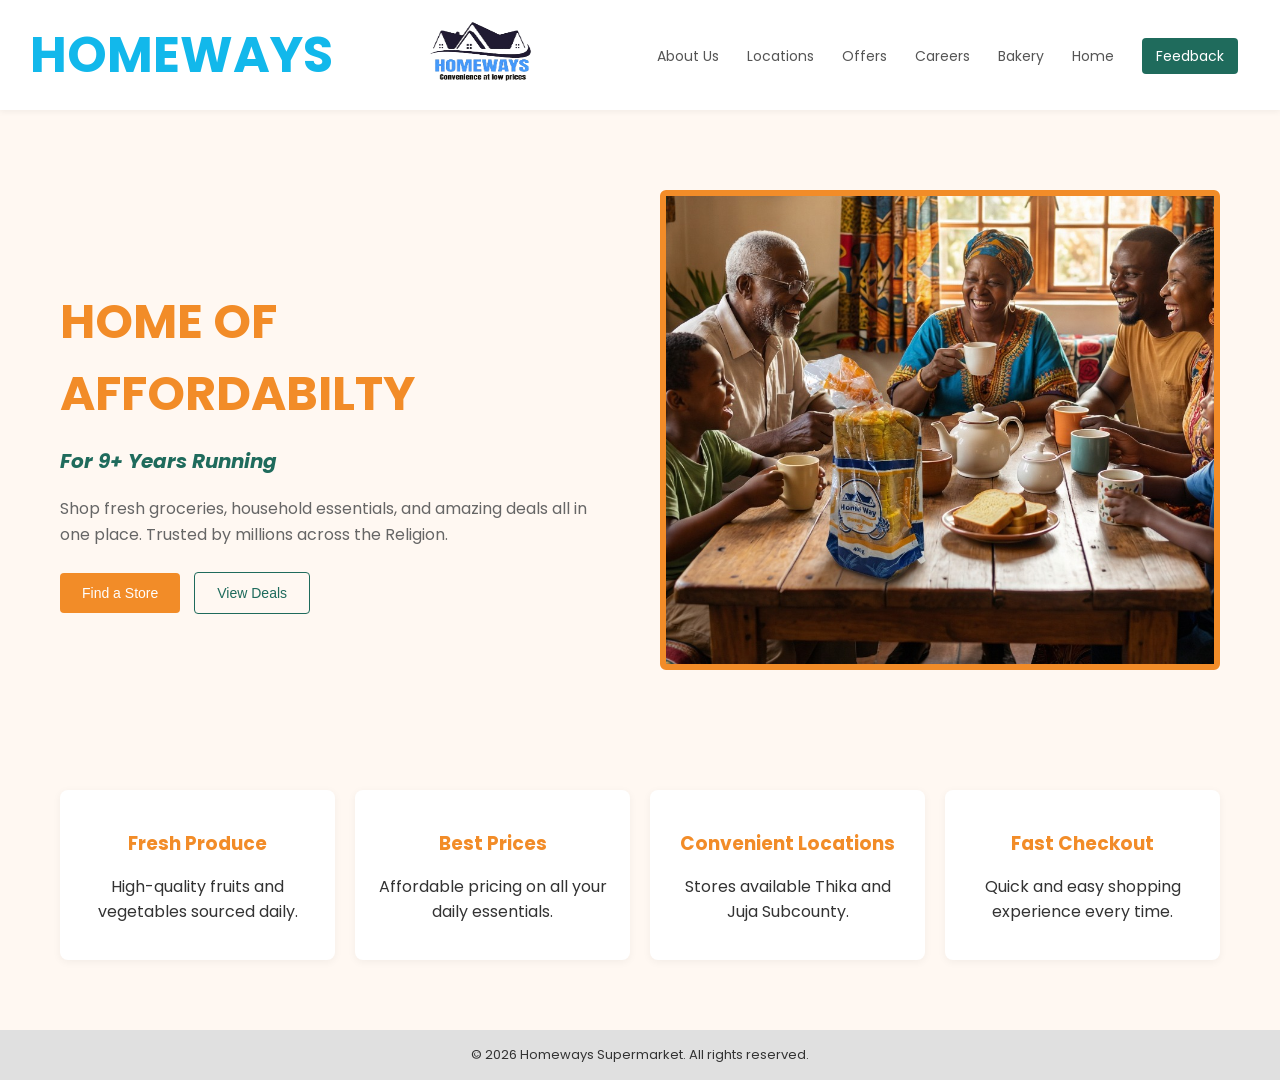
<file: index.html>
<!DOCTYPE html>
<html lang="en">
<head>
  <meta charset="UTF-8">
  <meta name="viewport" content="width=device-width, initial-scale=1.0">
  <title>HOMEWAY SUPERMARKET</title>

  <!-- Google Font -->
  <link href="https://fonts.googleapis.com/css2?family=Poppins:wght@300;400;600;700&display=swap" rel="stylesheet">
<link rel="stylesheet" href="styles.css">
</head>

<body>

<header>
  <div class="logo">HOMEWAYS</div>
    <div class="logo">
    <img src="logo.png" alt="Supermarket Logo">
      </div>
  <nav>
    <a href="about.html" class="index">About Us</a>
    <a href="location.html"class="locations">Locations</a>
    <a href="offers.html"class="offers">Offers</a>
    <a href="career.html"class="careers">Careers</a>
    <a href="Bakery.html"class="bakery">Bakery</a>
    <a href="index.html" class="index">Home</a>
    <a href="feed.html" class="feedback">Feedback</a>
    
  </nav>
</header>

<section class="hero">
  <div class="hero-text">
    <h1>HOME OF AFFORDABILTY</h1>
    <h2>For 9+ Years Running</h2>
    <p>
      Shop fresh groceries, household essentials, and amazing deals all in one place. Trusted by millions across the Religion.
    </p>

   <div class="buttons">
  <button class="btn btn-primary" onclick="window.location.href='location.html'">
    Find a Store
  </button>

  <button class="btn btn-outline" onclick="window.location.href='offers.html'">
    View Deals
  </button>
</div>
  </div>

  <div class="hero-image">
    <img src="1.jpg" alt="Girl in a jacket">
    <img src="2.jpg" alt="Girl in a jacket">
    <img src="3.jpg" alt="Girl in a jacket">
    <img src="4.jpg" alt="Girl in a jacket">
    <img src="5.jpg" alt="Girl in a jacket">
    <img src="6.jpg" alt="Girl in a jacket">
    <img src="7.jpg" alt="Girl in a jacket">
  </div>
</section>

<section class="features">
  <div class="feature">
    <h3>Fresh Produce</h3>
    <p>High-quality fruits and vegetables sourced daily.</p>
  </div>

  <div class="feature">
    <h3>Best Prices</h3>
    <p>Affordable pricing on all your daily essentials.</p>
  </div>

  <div class="feature">
    <h3>Convenient Locations</h3>
    <p>Stores available Thika and Juja Subcounty.</p>
  </div>

  <div class="feature">
    <h3>Fast Checkout</h3>
    <p>Quick and easy shopping experience every time.</p>
  </div>
</section>

<footer>
  © 2026 Homeways Supermarket. All rights reserved.
</footer>

<script>
  function findStore() {
    alert("Opening store locator...");
  }

  function viewDeals() {
    alert("Showing latest deals...");
  }
</script>

</body>
</html>
<script>
  const images = document.querySelectorAll(".hero-image img");
  let index = 0;

  function showImage() {
    images.forEach(img => img.classList.remove("active"));
    images[index].classList.add("active");
    index = (index + 1) % images.length;
  }

  showImage();
  setInterval(showImage, 3000);
</script>
</file>
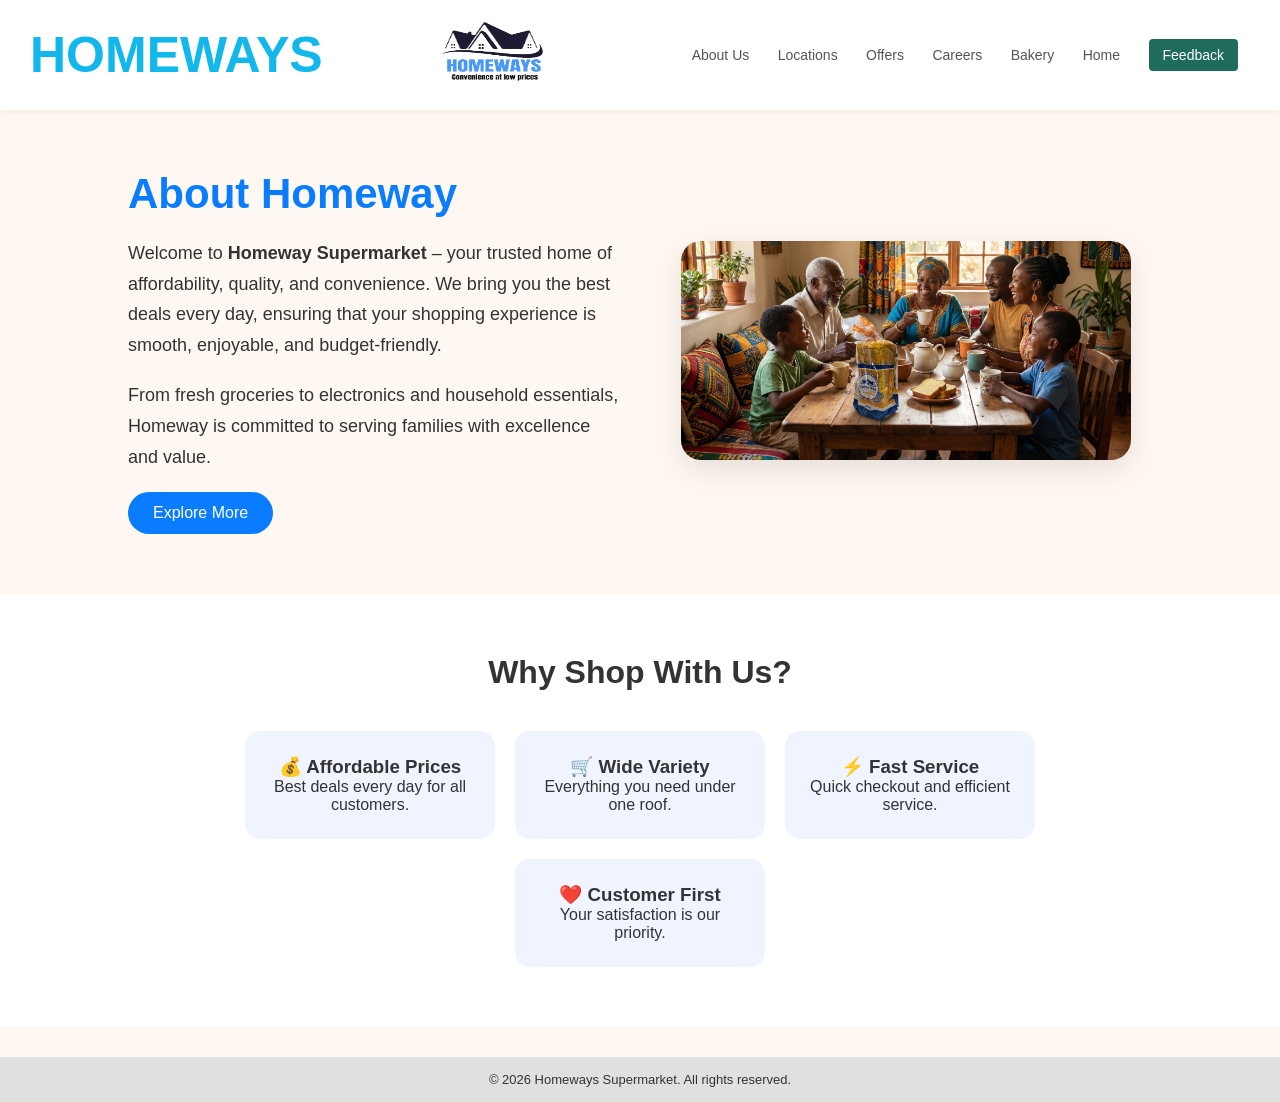
<file: about.html>
<!DOCTYPE html>
<html lang="en">
<head>
<meta charset="UTF-8">
<meta name="viewport" content="width=device-width, initial-scale=1.0">
<title>About Us - Homeway Supermarket</title>

<style>
    * {
        margin: 0;
        padding: 0;
        box-sizing: border-box;
        font-family: 'Segoe UI', sans-serif;
    }

    body {
       background: #fff8f2;
        color: #333;
    }

    .container {
        display: flex;
        align-items: center;
        justify-content: space-between;
        padding: 60px 10%;
        gap: 40px;
        flex-wrap: wrap;
    }

    .text-section {
        flex: 1;
        animation: fadeInLeft 1s ease;
    }

    .text-section h1 {
        font-size: 42px;
        color: #0a7cff;
        margin-bottom: 20px;
    }

    .text-section p {
        font-size: 18px;
        line-height: 1.7;
        margin-bottom: 20px;
    }

    .text-section button {
        padding: 12px 25px;
        border: none;
        background: #0a7cff;
        color: white;
        font-size: 16px;
        border-radius: 30px;
        cursor: pointer;
        transition: 0.3s;
    }

    .text-section button:hover {
        background: #065ec2;
        transform: scale(1.05);
    }

    .image-section {
        flex: 1;
        text-align: center;
        animation: fadeInRight 1s ease;
    }

    .image-section img {
        width: 100%;
        max-width: 450px;
        border-radius: 20px;
        box-shadow: 0 10px 30px rgba(0,0,0,0.1);
        transition: transform 0.4s ease;
    }

    .image-section img:hover {
        transform: scale(1.05);
    }

    /* Fancy section below */
    .features {
        background: white;
        padding: 60px 10%;
        text-align: center;
    }

    .features h2 {
        font-size: 32px;
        margin-bottom: 40px;
    }

    .feature-boxes {
        display: flex;
        gap: 20px;
        flex-wrap: wrap;
        justify-content: center;
    }

    .box {
        background: #f0f4ff;
        padding: 25px;
        border-radius: 15px;
        width: 250px;
        transition: 0.3s;
    }

    .box:hover {
        transform: translateY(-10px);
        background: #0a7cff;
        color: white;
    }

    /* Animations */
    @keyframes fadeInLeft {
        from {opacity: 0; transform: translateX(-50px);}
        to {opacity: 1; transform: translateX(0);}
    }

    @keyframes fadeInRight {
        from {opacity: 0; transform: translateX(50px);}
        to {opacity: 1; transform: translateX(0);}
    }

    /* Responsive */
    @media(max-width: 768px){
        .container {
            flex-direction: column;
            text-align: center;
        }
    }
     /* HEADER */
    header {
      display: flex;
      justify-content: space-between;
      align-items: center;
      padding: 5px 30px;
      background: #fff;
      box-shadow: 0 2px 6px rgba(0,0,0,0.05);
      position: sticky;
      top: 0;
      z-index: 1000;
    }

    .logo {
      font-size: 50px;
      font-weight: bolder;
      color: #12b8eb;
    }
    .logo img {
  height: 100px;   /* controls size */
  width: 200px;    /* keeps proportions */
  display: block;
}
header {
  display: flex;
  justify-content: space-between;
  align-items: center;
}

    nav a {
      margin: 0 12px;
      text-decoration: none;
      color: #555;
      font-size: 14px;
      transition: 0.3s;
    }

    nav a:hover {
      color: #f28c28;
    }

    .feedback {
      background: #1f6b5c;
      color: #fff;
      padding: 8px 14px;
      border-radius: 4px;
    }

    /* HERO SECTION */
    .hero {
      display: flex;
      justify-content: space-between;
      align-items: center;
      padding: 80px 60px;
      gap: 40px;
      flex-wrap: wrap;
    }

    .hero-text {
      flex: 1;
      min-width: 300px;
    }

    .hero-text h1 {
      font-size: 48px;
      color: #f28c28;
      margin-bottom: 10px;
    }

    .hero-text h2 {
      font-size: 20px;
      color: #1f6b5c;
      font-style: italic;
      margin-bottom: 20px;
    }

    .hero-text p {
      line-height: 1.6;
      color: #666;
    }

    .buttons {
      margin-top: 25px;
    }

    .btn {
      padding: 12px 22px;
      border: none;
      cursor: pointer;
      margin-right: 10px;
      border-radius: 4px;
      font-size: 14px;
    }

    .btn-primary {
      background: #f28c28;
      color: #fff;
    }

    .btn-outline {
      border: 1px solid #1f6b5c;
      color: #1f6b5c;
      background: transparent;
    }

    .btn:hover {
      opacity: 0.9;
    }

 .hero-image {
  flex: 1;
  min-width: 300px;
  position: relative;
  width: 300px;
  height: 480px; /* FIXED HEIGHT */
  margin: auto;
}

.hero-image img {
  position: absolute;
  width: 100%;
  height: 100%;          /* FORCE SAME SIZE */
  object-fit: cover;     /* KEEP PROPORTION (no stretching) */
  border: 6px solid #f28c28;
  border-radius: 6px;

  opacity: 0;
  transition: opacity 1s ease-in-out;
}

.hero-image img.active {
  opacity: 1;
}
/* CARD */
.card {
  background:#fff;
  border-radius:10px;
  box-shadow:0 4px 12px rgba(0,0,0,0.08);
  overflow:hidden;
  transition:0.3s;
}
/* FOOTER */
    footer {
      text-align: center;
      padding: 15px;
      font-size: 13px;
      background: #e0e0e0;
      margin-top: 30px;
    }
</style>
</head>
<header>
  <div class="logo">HOMEWAYS</div>
    <div class="logo">
    <img src="logo.png" alt="Supermarket Logo">
  </div>
   <nav>
    <a href="about.html" class="index">About Us</a>
    <a href="location.html"class="locations">Locations</a>
    <a href="offers.html"class="offers">Offers</a>
    <a href="career.html"class="career">Careers</a>
    <a href="Bakery.html"class="bakery">Bakery</a>
     <a href="index.html" class="index">Home</a>
    <a href="feed.html" class="feedback">Feedback</a>
  </nav>
</header>
<body>

<!-- HERO SECTION -->
<div class="container">
    <div class="text-section">
        <h1>About Homeway</h1>
        <p>
            Welcome to <strong>Homeway Supermarket</strong> – your trusted home of affordability, 
            quality, and convenience. We bring you the best deals every day, ensuring that 
            your shopping experience is smooth, enjoyable, and budget-friendly.
        </p>

        <p>
            From fresh groceries to electronics and household essentials, Homeway is committed 
            to serving families with excellence and value.
        </p>

        <button onclick="learnMore()">Explore More</button>
    </div>

    <div class="image-section">
        <img src="1.jpg" alt="Supermarket">
    </div>
</div>

<!-- FEATURES SECTION -->
<div class="features">
    <h2>Why Shop With Us?</h2>

    <div class="feature-boxes">
        <div class="box">
            <h3>💰 Affordable Prices</h3>
            <p>Best deals every day for all customers.</p>
        </div>

        <div class="box">
            <h3>🛒 Wide Variety</h3>
            <p>Everything you need under one roof.</p>
        </div>

        <div class="box">
            <h3>⚡ Fast Service</h3>
            <p>Quick checkout and efficient service.</p>
        </div>

        <div class="box">
            <h3>❤️ Customer First</h3>
            <p>Your satisfaction is our priority.</p>
        </div>
    </div>
</div>

<script>
    function learnMore() {
        alert("Welcome to Homeway Supermarket – The Home of Affordability 🛒✨");
    }
</script>
<footer>
  © 2026 Homeways Supermarket. All rights reserved.
</footer>
</body>
</html>
</file>
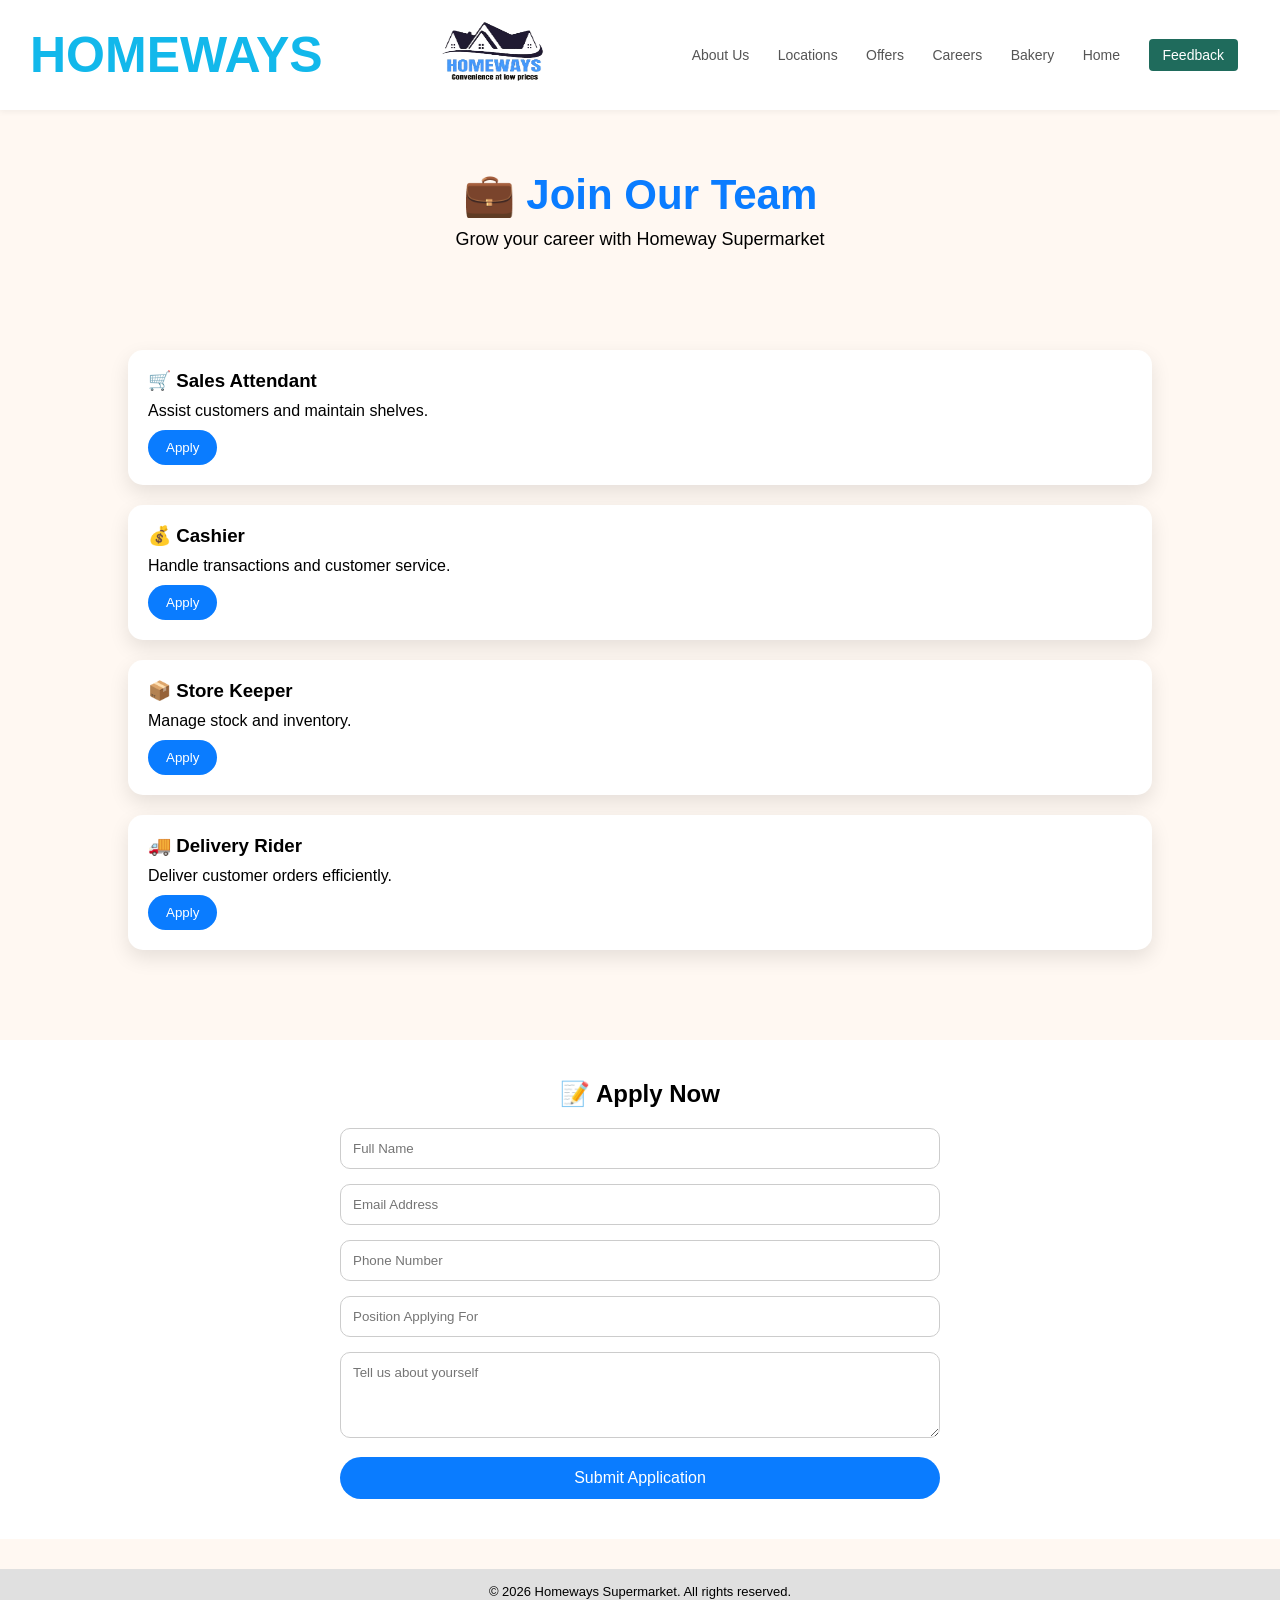
<file: career.html>
<!DOCTYPE html>
<html lang="en">
<head>
<meta charset="UTF-8">
<meta name="viewport" content="width=device-width, initial-scale=1.0">
<title>Careers - Homeway Supermarket</title>

<style>
* {
    margin: 0;
    padding: 0;
    box-sizing: border-box;
    font-family: 'Segoe UI', sans-serif;
}

body {
    background: #fff8f2;
}

/* HEADER */
.header {
    text-align: center;
    padding: 60px 20px;
}

.header h1 {
    font-size: 42px;
    color: #0a7cff;
}

.header p {
    font-size: 18px;
    margin-top: 10px;
}

/* JOB LIST */
.jobs {
    padding: 40px 10%;
}

.job-card {
    background: white;
    padding: 20px;
    margin-bottom: 20px;
    border-radius: 15px;
    box-shadow: 0 8px 20px rgba(0,0,0,0.1);
    transition: 0.3s;
}

.job-card:hover {
    transform: translateY(-5px);
}

.job-card h3 {
    margin-bottom: 10px;
}

.apply-btn {
    margin-top: 10px;
    padding: 10px 18px;
    border: none;
    background: #0a7cff;
    color: white;
    border-radius: 25px;
    cursor: pointer;
}

/* FORM */
.form-section {
    background: white;
    padding: 40px 10%;
    margin-top: 30px;
}

form {
    max-width: 600px;
    margin: auto;
}

input, textarea {
    width: 100%;
    padding: 12px;
    margin-bottom: 15px;
    border-radius: 10px;
    border: 1px solid #ccc;
}

button.submit {
    width: 100%;
    padding: 12px;
    border: none;
    background: #0a7cff;
    color: white;
    font-size: 16px;
    border-radius: 30px;
    cursor: pointer;
}

button.submit:hover {
    background: #065ec2;
}

/* SUCCESS */
.success {
    text-align: center;
    color: green;
    display: none;
    margin-top: 10px;
}
 /* HEADER */
    header {
      display: flex;
      justify-content: space-between;
      align-items: center;
      padding: 5px 30px;
      background: #fff;
      box-shadow: 0 2px 6px rgba(0,0,0,0.05);
      position: sticky;
      top: 0;
      z-index: 1000;
    }

    .logo {
      font-size: 50px;
      font-weight: bolder;
      color: #12b8eb;
    }
    .logo img {
  height: 100px;   /* controls size */
  width: 200px;    /* keeps proportions */
  display: block;
}
header {
  display: flex;
  justify-content: space-between;
  align-items: center;
}
  /* FOOTER */
    footer {
      text-align: center;
      padding: 15px;
      font-size: 13px;
      background: #e0e0e0;
      margin-top: 30px;
    }

    /* RESPONSIVE */
    @media(max-width: 768px) {
      header { padding: 20px; flex-direction: column; }
      nav { margin-top: 10px; }
      .hero { padding: 40px 20px; }
      .hero-text h1 { font-size: 32px; }
    }
     nav a {
      margin: 0 12px;
      text-decoration: none;
      color: #555;
      font-size: 14px;
      transition: 0.3s;
    }

    nav a:hover {
      color: #f28c28;
    }

    .feedback {
      background: #1f6b5c;
      color: #fff;
      padding: 8px 14px;
      border-radius: 4px;
    }

    /* HERO SECTION */
    .hero {
      display: flex;
      justify-content: space-between;
      align-items: center;
      padding: 80px 60px;
      gap: 40px;
      flex-wrap: wrap;
    }

    .hero-text {
      flex: 1;
      min-width: 300px;
    }

    .hero-text h1 {
      font-size: 48px;
      color: #f28c28;
      margin-bottom: 10px;
    }

    .hero-text h2 {
      font-size: 20px;
      color: #1f6b5c;
      font-style: italic;
      margin-bottom: 20px;
    }

    .hero-text p {
      line-height: 1.6;
      color: #666;
    }

    .buttons {
      margin-top: 25px;
    }
</style>
</head>
<header>
  <div class="logo">HOMEWAYS</div>
    <div class="logo">
    <img src="logo.png" alt="Supermarket Logo">
  </div>
  <nav>
    <a href="about.html" class="index">About Us</a>
    <a href="location.html"class="locations">Locations</a>
    <a href="offers.html"class="offers">Offers</a>
    <a href="career.html"class="careers">Careers</a>
    <a href="Bakery.html"class="bakery">Bakery</a>
     <a href="index.html" class="index">Home</a>
    <a href="feed.html" class="feedback">Feedback</a>
  </nav>
</header>
<body>

<!-- HEADER -->
<div class="header">
    <h1>💼 Join Our Team</h1>
    <p>Grow your career with Homeway Supermarket</p>
</div>

<!-- JOB LISTINGS -->
<div class="jobs">

    <div class="job-card">
        <h3>🛒 Sales Attendant</h3>
        <p>Assist customers and maintain shelves.</p>
        <button class="apply-btn" onclick="selectJob('Sales Attendant')">Apply</button>
    </div>

    <div class="job-card">
        <h3>💰 Cashier</h3>
        <p>Handle transactions and customer service.</p>
        <button class="apply-btn" onclick="selectJob('Cashier')">Apply</button>
    </div>

    <div class="job-card">
        <h3>📦 Store Keeper</h3>
        <p>Manage stock and inventory.</p>
        <button class="apply-btn" onclick="selectJob('Store Keeper')">Apply</button>
    </div>

    <div class="job-card">
        <h3>🚚 Delivery Rider</h3>
        <p>Deliver customer orders efficiently.</p>
        <button class="apply-btn" onclick="selectJob('Delivery Rider')">Apply</button>
    </div>

</div>

<!-- APPLICATION FORM -->
<div class="form-section">
    <h2 style="text-align:center; margin-bottom:20px;">📝 Apply Now</h2>

    <form id="applicationForm">
        <input type="text" id="name" placeholder="Full Name" required>
        <input type="email" id="email" placeholder="Email Address" required>
        <input type="tel" id="phone" placeholder="Phone Number" required>
        <input type="text" id="position" placeholder="Position Applying For" required>
        <textarea id="message" rows="4" placeholder="Tell us about yourself"></textarea>

        <button type="submit" class="submit">Submit Application</button>
        <p class="success" id="successMsg">✅ Application ready to send!</p>
    </form>
</div>

<script>
function selectJob(job) {
    document.getElementById("position").value = job;
    window.scrollTo({ top: document.body.scrollHeight, behavior: 'smooth' });
}

document.getElementById("applicationForm").addEventListener("submit", function(e){
    e.preventDefault();

    let name = document.getElementById("name").value;
    let email = document.getElementById("email").value;
    let phone = document.getElementById("phone").value;
    let position = document.getElementById("position").value;
    let message = document.getElementById("message").value;

    let subject = `Job Application - ${position}`;
    let body = `Name: ${name}%0AEmail: ${email}%0APhone: ${phone}%0APosition: ${position}%0AAbout: ${message}`;

    window.location.href = `mailto:homewaysupermarket01@gmail.com?subject=${subject}&body=${body}`;

    document.getElementById("successMsg").style.display = "block";
});
</script>
<footer>
  © 2026 Homeways Supermarket. All rights reserved.
</footer>
</body>
</html>
</file>
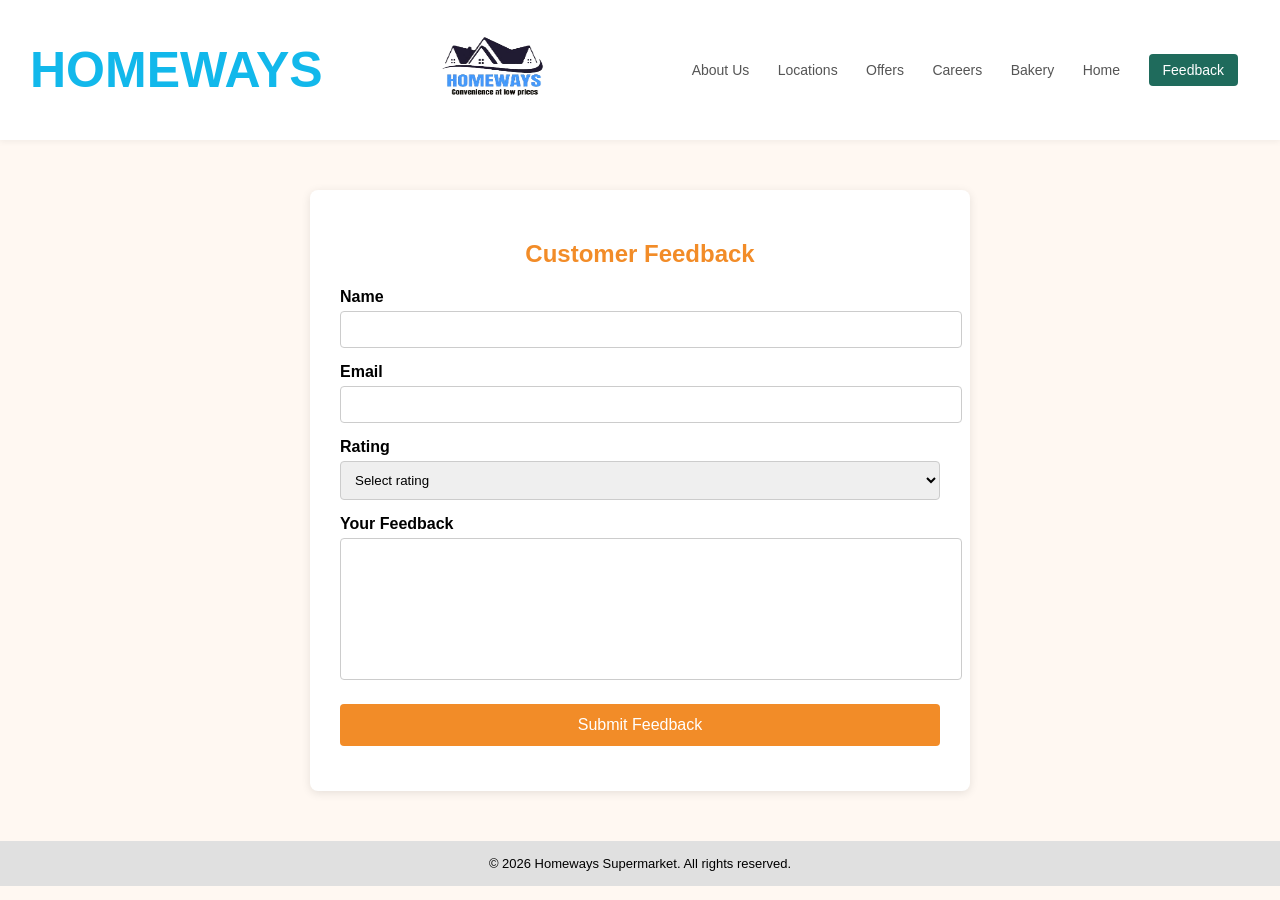
<file: feed.html>
<!DOCTYPE html>
<html lang="en">
<head>
  <meta charset="UTF-8">
  <title>Feedback</title>
  <meta name="viewport" content="width=device-width, initial-scale=1.0">

  <style>
    body {
      font-family: Arial, sans-serif;
     background: #fff8f2;
      margin: 0;
    }

    header {
      display: flex;
      justify-content: space-between;
      align-items: center;
      padding: 20px 30px;
      background: #fff;
      box-shadow: 0 2px 6px rgba(0,0,0,0.05);
      position: sticky;
      top: 0;
      z-index: 1000;
    }

    .logo {
      font-size: 50px;
      font-weight: bolder;
      color: #12b8eb;
    }
    .logo img {
  height: 100px;   /* controls size */
  width: 200px;    /* keeps proportions */
  display: block;
}
header {
  display: flex;
  justify-content: space-between;
  align-items: center;
}
 nav a {
      margin: 0 12px;
      text-decoration: none;
      color: #555;
      font-size: 14px;
      transition: 0.3s;
    }

    nav a:hover {
      color: #f28c28;
    }

    .feedback {
      background: #1f6b5c;
      color: #fff;
      padding: 8px 14px;
      border-radius: 4px;
    }

    .container {
      max-width: 600px;
      margin: 50px auto;
      background: #fff;
      padding: 30px;
      border-radius: 8px;
      box-shadow: 0 2px 10px rgba(0,0,0,0.1);
    }

    h2 {
      text-align: center;
      color: #f28c28;
    }

    label {
      display: block;
      margin-top: 15px;
      font-weight: bold;
    }

    input, textarea, select {
      width: 100%;
      padding: 10px;
      margin-top: 5px;
      border: 1px solid #ccc;
      border-radius: 4px;
    }

    textarea {
      resize: none;
      height: 120px;
    }

    .btn {
      margin-top: 20px;
      width: 100%;
      padding: 12px;
      background: #f28c28;
      color: #fff;
      border: none;
      border-radius: 4px;
      cursor: pointer;
      font-size: 16px;
    }

    .btn:hover {
      opacity: 0.9;
    }

    .success {
      color: green;
      text-align: center;
      margin-top: 15px;
    }
     footer {
      text-align: center;
      padding: 15px;
      font-size: 13px;
      background: #e0e0e0;
      margin-top: 30px;
    }
  </style>
</head>

<body>

<header>
  <div class="logo">HOMEWAYS</div>
    <div class="logo">
    <img src="logo.png" alt="Supermarket Logo">
  </div>
  <nav>
  <a href="about.html" class="index">About Us</a>
    <a href="location.html"class="locations">Locations</a>
    <a href="offers.html"class="offers">Offers</a>
    <a href="career.html"class="careers">Careers</a>
    <a href="Bakery.html">Bakery</a>
     <a href="index.html" class="index">Home</a>
    <a href="feed.html" class="feedback">Feedback</a>
  </nav>
</header>

<div class="container">
  <h2>Customer Feedback</h2>

  <form id="feedbackForm">
    <label>Name</label>
    <input type="text" id="name" required>

    <label>Email</label>
    <input type="email" id="email" required>

    <label>Rating</label>
    <select id="rating" required>
      <option value="">Select rating</option>
      <option>Excellent</option>
      <option>Good</option>
      <option>Average</option>
      <option>Poor</option>
    </select>

    <label>Your Feedback</label>
    <textarea id="message" required></textarea>

    <button type="submit" class="btn">Submit Feedback</button>
  </form>

  <div class="success" id="successMsg"></div>
</div>

<script>
  const form = document.getElementById("feedbackForm");
  const successMsg = document.getElementById("successMsg");

  form.addEventListener("submit", function(e) {
    e.preventDefault();

    // Get values
    const name = document.getElementById("name").value.trim();
    const email = document.getElementById("email").value.trim();
    const rating = document.getElementById("rating").value;
    const message = document.getElementById("message").value.trim();

    // Validation
    if (!name || !email || !rating || !message) {
      successMsg.style.color = "red";
      successMsg.textContent = "Please fill in all fields.";
      return;
    }

    // Email validation (simple)
    const emailPattern = /^[^ ]+@[^ ]+\.[a-z]{2,3}$/;
    if (!email.match(emailPattern)) {
      successMsg.style.color = "red";
      successMsg.textContent = "Please enter a valid email address.";
      return;
    }

    // Success
    successMsg.style.color = "green";
    successMsg.textContent = "Thank you! Your feedback has been submitted.";

    // Reset form
    form.reset();
  });
</script>
<footer>
  © 2026 Homeways Supermarket. All rights reserved.
</footer>
</body>
</html>
</file>
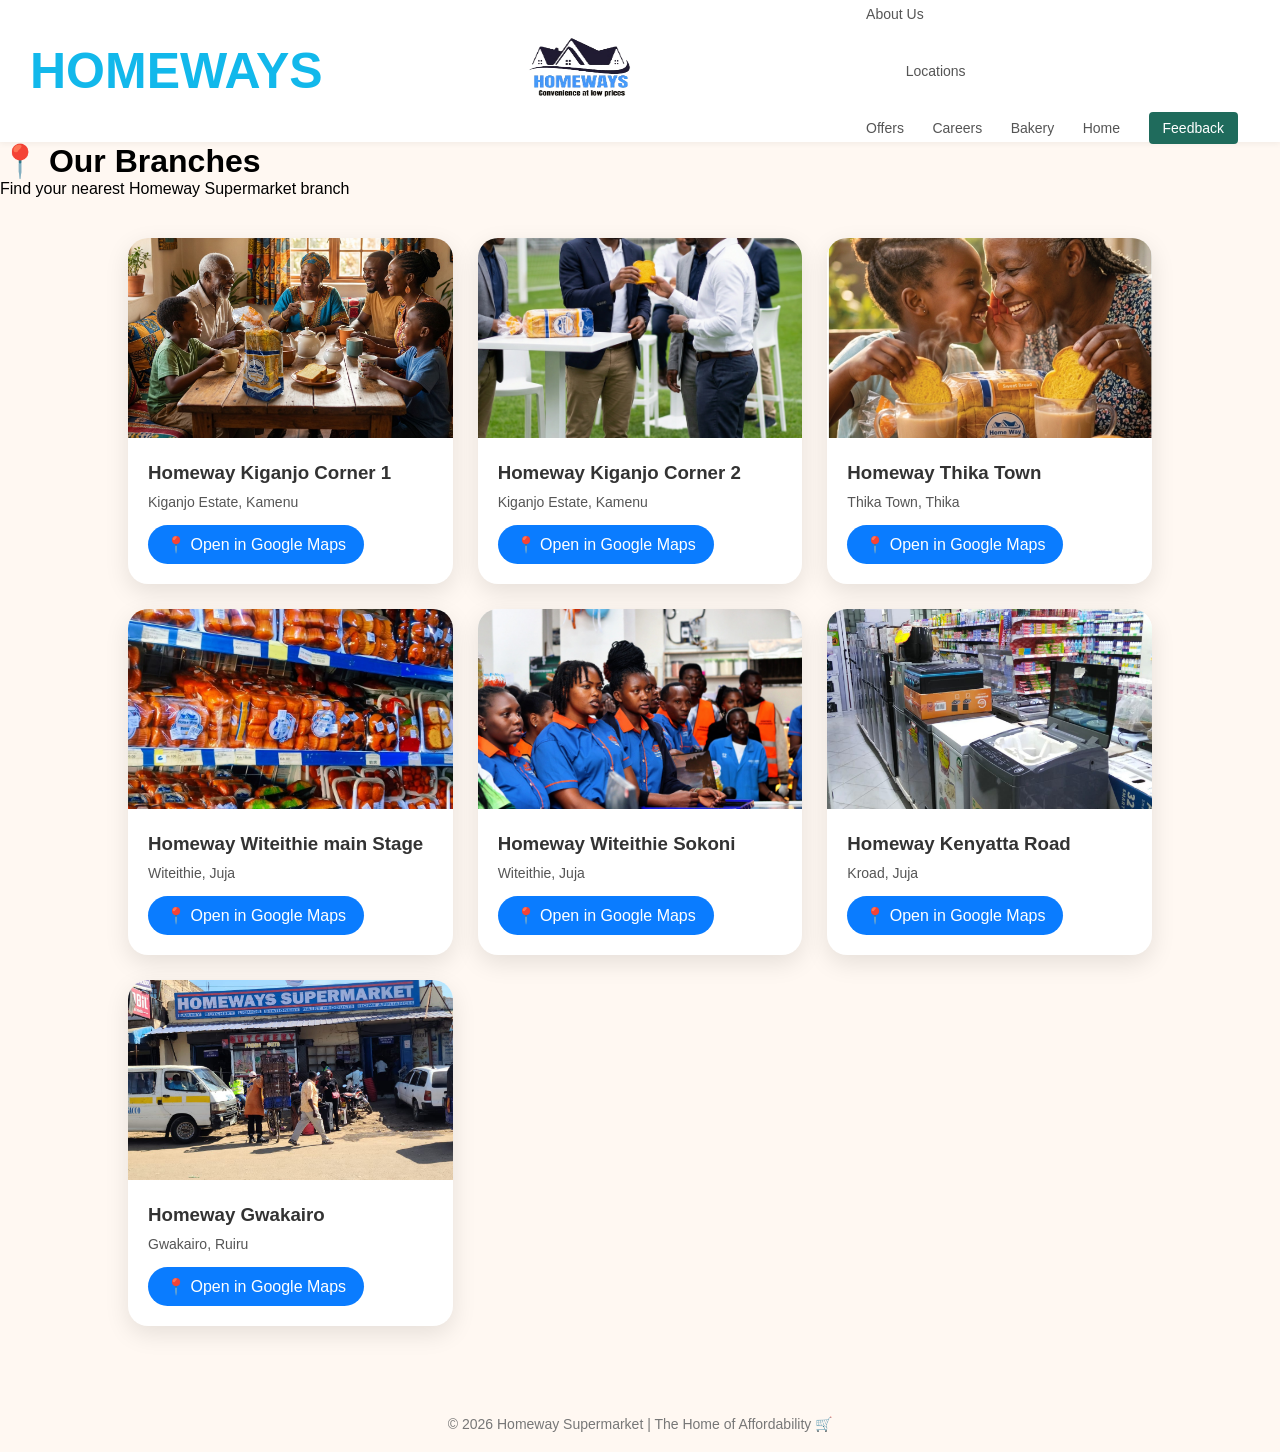
<file: location.html>
<!DOCTYPE html>
<html lang="en">
<head>
<meta charset="UTF-8">
<meta name="viewport" content="width=device-width, initial-scale=1.0">
<title>Our Locations - Homeway Supermarket</title>

<style>
* {
    margin: 0;
    padding: 0;
    box-sizing: border-box;
    font-family: 'Segoe UI', sans-serif;
}

body {
  background: #fff8f2;
}
/* HEADER */
    header {
      display: flex;
      justify-content: space-between;
      align-items: center;
      padding: 5px 30px;
      background: #fff;
      box-shadow: 0 2px 6px rgba(0,0,0,0.05);
      position: sticky;
      top: 0;
      z-index: 1000;
    }

    .logo {
      font-size: 50px;
      font-weight: bolder;
      color: #12b8eb;
    }
    .logo img {
  height: 100px;   /* controls size */
  width: 200px;    /* keeps proportions */
  display: block;
}
header {
  display: flex;
  justify-content: space-between;
  align-items: center;
}

    nav a {
      margin: 0 12px;
      text-decoration: none;
      color: #555;
      font-size: 14px;
      transition: 0.3s;
    }

    nav a:hover {
      color: #f28c28;
    }

    .feedback {
      background: #1f6b5c;
      color: #fff;
      padding: 8px 14px;
      border-radius: 4px;
    }
/* GRID */
.locations {
    display: grid;
    grid-template-columns: repeat(auto-fit, minmax(280px, 1fr));
    gap: 25px;
    padding: 40px 10%;
}

/* CARD */
.card {
    background: white;
    border-radius: 20px;
    overflow: hidden;
    box-shadow: 0 8px 25px rgba(0,0,0,0.1);
    transition: 0.3s;
}

.card:hover {
    transform: translateY(-10px);
}

/* IMAGE */
.card img {
    width: 100%;
    height: 200px;
    object-fit: cover;
}

/* CONTENT */
.card-content {
    padding: 20px;
}

.card-content h3 {
    margin-bottom: 10px;
    color: #333;
}

.card-content p {
    font-size: 14px;
    margin-bottom: 15px;
    color: #555;
}

/* BUTTON */
.btn {
    display: inline-block;
    padding: 10px 18px;
    background: #0a7cff;
    color: white;
    border-radius: 25px;
    text-decoration: none;
    transition: 0.3s;
}

.btn:hover {
    background: #065ec2;
}

/* FOOTER */
.footer {
    text-align: center;
    padding: 20px;
    margin-top: 30px;
    font-size: 14px;
    color: #777;
}

/* RESPONSIVE */
@media(max-width: 768px) {
    .header h1 {
        font-size: 30px;
    }
}
</style>
</head>
<header>
  <div class="logo">HOMEWAYS</div>
    <div class="logo">
    <img src="logo.png" alt="Supermarket Logo">
  </div>
   <nav>
    <a href="about.html" class="index">About Us</a>
    <a href="location.html"class="locations">Locations</a>
    <a href="offers.html"class="offers">Offers</a>
    <a href="career.html"class="careers">Careers</a>
   <a href="Bakery.html"class="bakery">Bakery</a>
     <a href="index.html" class="index">Home</a>
    <a href="feed.html" class="feedback">Feedback</a>
  </nav>
</header>
</head>

<body>

<!-- HEADER -->
<div class="header">
    <h1>📍 Our Branches</h1>
    <p>Find your nearest Homeway Supermarket branch</p>
</div>

<!-- LOCATIONS -->
<div class="locations" id="locationsContainer"></div>

<!-- FOOTER -->
<div class="footer">
    © 2026 Homeway Supermarket | The Home of Affordability 🛒
</div>

<script>
const branches = [
    {
        name: "Homeway Kiganjo Corner 1",
        location: "Kiganjo Estate, Kamenu",
        image: "1.jpg",
        map: "https://maps.app.goo.gl/RkKRjsgpDuCuUBhG9i"
    },
    {
        name: "Homeway Kiganjo Corner 2",
        location: "Kiganjo Estate, Kamenu",
        image: "2.jpg",
        map: "https://maps.app.goo.gl/QYwTZ4cgHVXrgrCu5"
    },
    {
        name: "Homeway Thika Town",
        location: "Thika Town, Thika",
        image: "3.jpg",
        map: "https://maps.app.goo.gl/adUidy5JephX5bg46"
    },
    {
        name: "Homeway Witeithie main Stage",
        location: "Witeithie, Juja",
        image: "4.jpg",
        map: "https://maps.app.goo.gl/EFUJ3p6C88npES5X9"
    },
    {
        name: "Homeway Witeithie Sokoni",
        location: "Witeithie, Juja",
        image: "5.jpg",
        map: "https://maps.app.goo.gl/EFUJ3p6C88npES5X9"
    },
    {
        name: "Homeway Kenyatta Road",
        location: "Kroad, Juja",
        image: "6.jpg",
        map: "https://maps.app.goo.gl/KSzbS4GqDdDErzri9"
    },
    {
        name: "Homeway Gwakairo",
        location: "Gwakairo, Ruiru",
        image: "7.jpg",
        map: "https://maps.app.goo.gl/Ma6doJazg6DcBZ979"
    }
];

// Render branches
const container = document.getElementById("locationsContainer");

branches.forEach(branch => {
    const card = document.createElement("div");
    card.className = "card";

    card.innerHTML = `
        <img src="${branch.image}" alt="${branch.name}">
        <div class="card-content">
            <h3>${branch.name}</h3>
            <p>${branch.location}</p>
            <a href="${branch.map}" target="_blank" class="btn">📍 Open in Google Maps</a>
        </div>
    `;

    container.appendChild(card);
});
</script>

</body>
</html>
</file>
<file: styles.css>
* { box-sizing: border-box; }

    body {
      margin: 0;
      font-family: 'Poppins', sans-serif;
      background: #fff8f2;
      color: #333;
    }

    /* HEADER */
    header {
      display: flex;
      justify-content: space-between;
      align-items: center;
      padding: 5px 30px;
      background: #fff;
      box-shadow: 0 2px 6px rgba(0,0,0,0.05);
      position: sticky;
      top: 0;
      z-index: 1000;
    }

    .logo {
      font-size: 50px;
      font-weight: bolder;
      color: #12b8eb;
    }
    .logo img {
  height: 100px;   /* controls size */
  width: 200px;    /* keeps proportions */
  display: block;
}
header {
  display: flex;
  justify-content: space-between;
  align-items: center;
}

    nav a {
      margin: 0 12px;
      text-decoration: none;
      color: #555;
      font-size: 14px;
      transition: 0.3s;
    }

    nav a:hover {
      color: #f28c28;
    }

    .feedback {
      background: #1f6b5c;
      color: #fff;
      padding: 8px 14px;
      border-radius: 4px;
    }

    /* HERO SECTION */
    .hero {
      display: flex;
      justify-content: space-between;
      align-items: center;
      padding: 80px 60px;
      gap: 40px;
      flex-wrap: wrap;
    }

    .hero-text {
      flex: 1;
      min-width: 300px;
    }

    .hero-text h1 {
      font-size: 48px;
      color: #f28c28;
      margin-bottom: 10px;
    }

    .hero-text h2 {
      font-size: 20px;
      color: #1f6b5c;
      font-style: italic;
      margin-bottom: 20px;
    }

    .hero-text p {
      line-height: 1.6;
      color: #666;
    }

    .buttons {
      margin-top: 25px;
    }

    .btn {
      padding: 12px 22px;
      border: none;
      cursor: pointer;
      margin-right: 10px;
      border-radius: 4px;
      font-size: 14px;
    }

    .btn-primary {
      background: #f28c28;
      color: #fff;
    }

    .btn-outline {
      border: 1px solid #1f6b5c;
      color: #1f6b5c;
      background: transparent;
    }

    .btn:hover {
      opacity: 0.9;
    }

 .hero-image {
  flex: 1;
  min-width: 300px;
  position: relative;
  width: 300px;
  height: 480px; /* FIXED HEIGHT */
  margin: auto;
}

.hero-image img {
  position: absolute;
  width: 100%;
  height: 100%;          /* FORCE SAME SIZE */
  object-fit: cover;     /* KEEP PROPORTION (no stretching) */
  border: 6px solid #f28c28;
  border-radius: 6px;

  opacity: 0;
  transition: opacity 1s ease-in-out;
}

.hero-image img.active {
  opacity: 1;
}
/* CARD */
.card {
  background:#fff;
  border-radius:10px;
  box-shadow:0 4px 12px rgba(0,0,0,0.08);
  overflow:hidden;
  transition:0.3s;
}
/* GRID */
.grid {
  display:grid;
  grid-template-columns:repeat(auto-fit, minmax(250px,1fr));
  gap:20px;
}
.card:hover { transform:translateY(-5px); }

.card img {
  width:100%;
  height:200px;
  object-fit:cover;
}

.card-content {
  padding:15px;
}

.card h3 { color:#1f6b5c; margin:0 0 10px; }

/* SPLIT SECTION (CAREERS + CONTACT) */
.split {
  display:flex;
  gap:30px;
  flex-wrap:wrap;
}

.split .left, .split .right {
  flex:1;
  min-width:300px;
}

/* CONTACT */
.contact input, .contact textarea {
  width:100%; padding:10px; margin:10px 0;
  border-radius:5px; border:1px solid #ccc;
}

    /* FEATURES */
    .features {
      display: grid;
      grid-template-columns: repeat(auto-fit, minmax(220px, 1fr));
      gap: 20px;
      padding: 40px 60px;
    }

    .feature {
      background: #fff;
      padding: 20px;
      border-radius: 8px;
      text-align: center;
      box-shadow: 0 2px 8px rgba(0,0,0,0.05);
    }

    .feature h3 {
      color: #f28c28;
      margin-bottom: 10px;
    }

    /* FOOTER */
    footer {
      text-align: center;
      padding: 15px;
      font-size: 13px;
      background: #e0e0e0;
      margin-top: 30px;
    }

    /* RESPONSIVE */
    @media(max-width: 768px) {
      header { padding: 20px; flex-direction: column; }
      nav { margin-top: 10px; }
      .hero { padding: 40px 20px; }
      .hero-text h1 { font-size: 32px; }
    }
</file>
